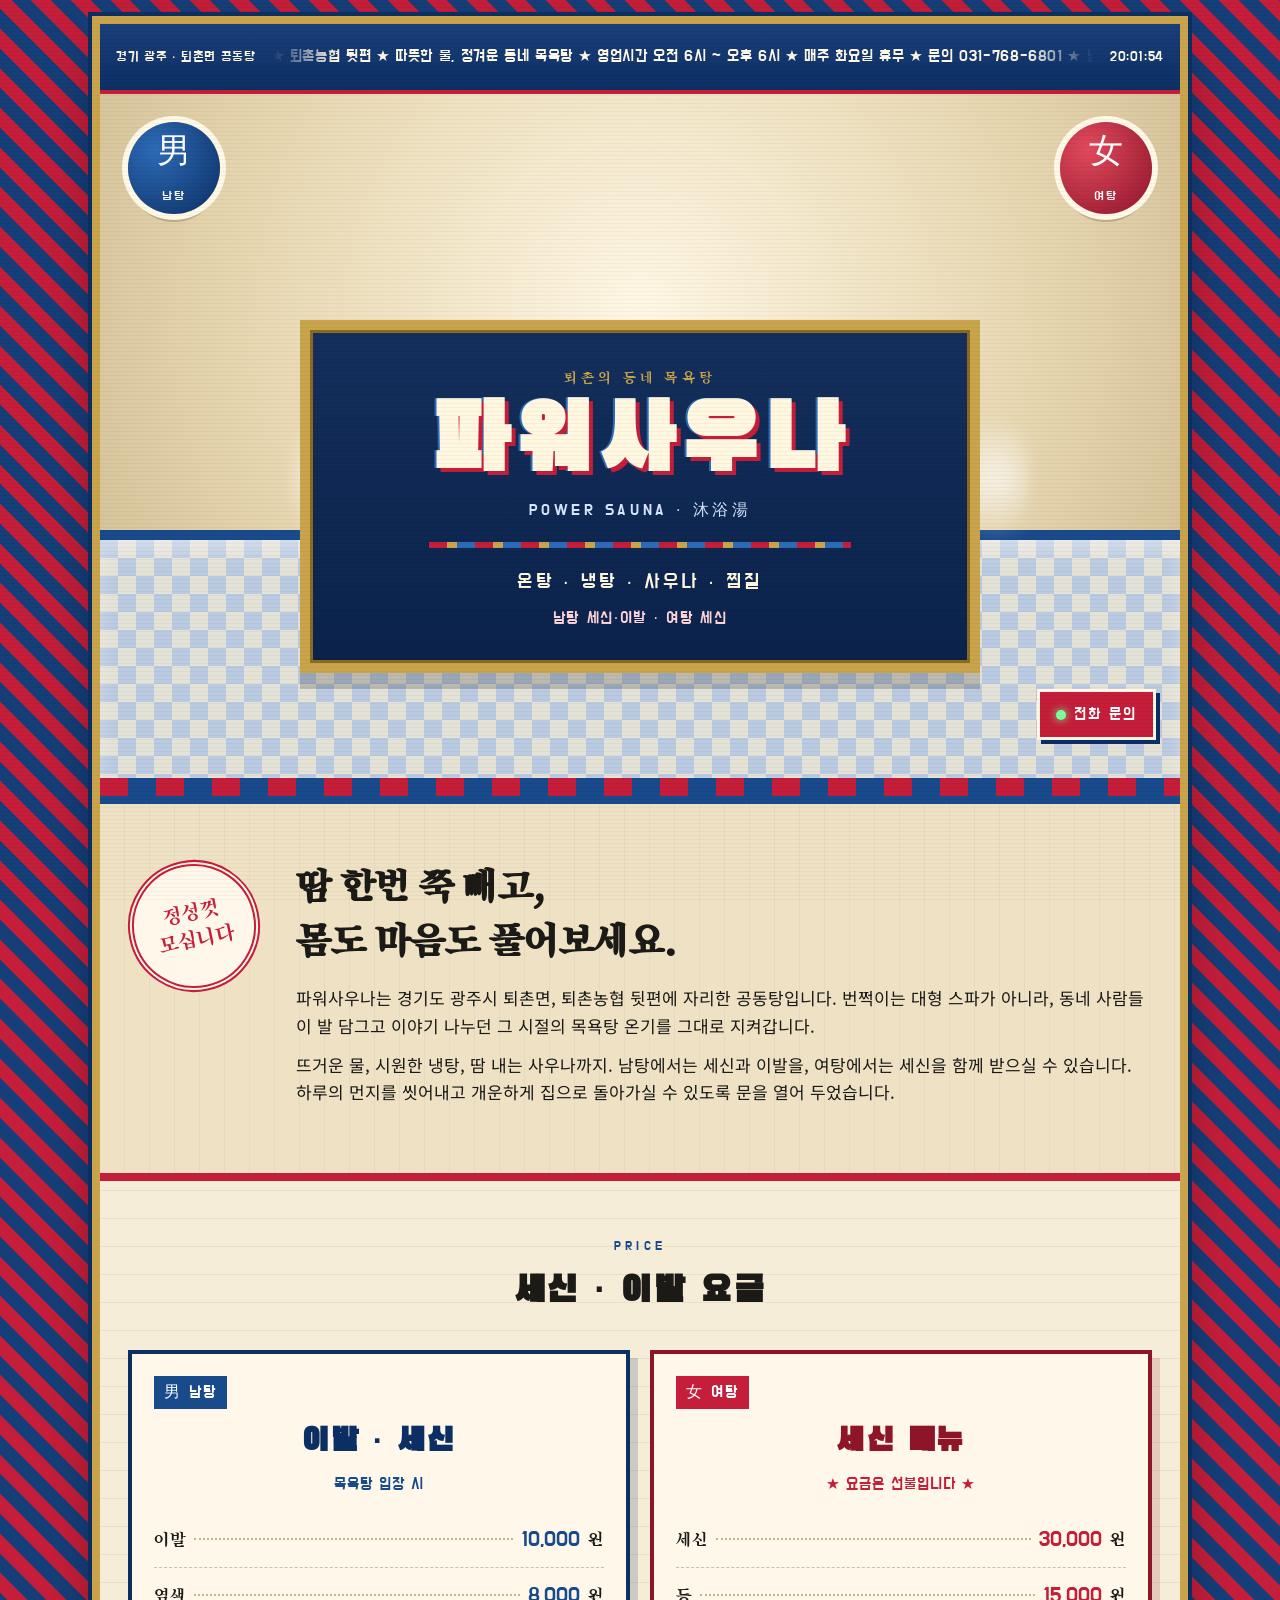
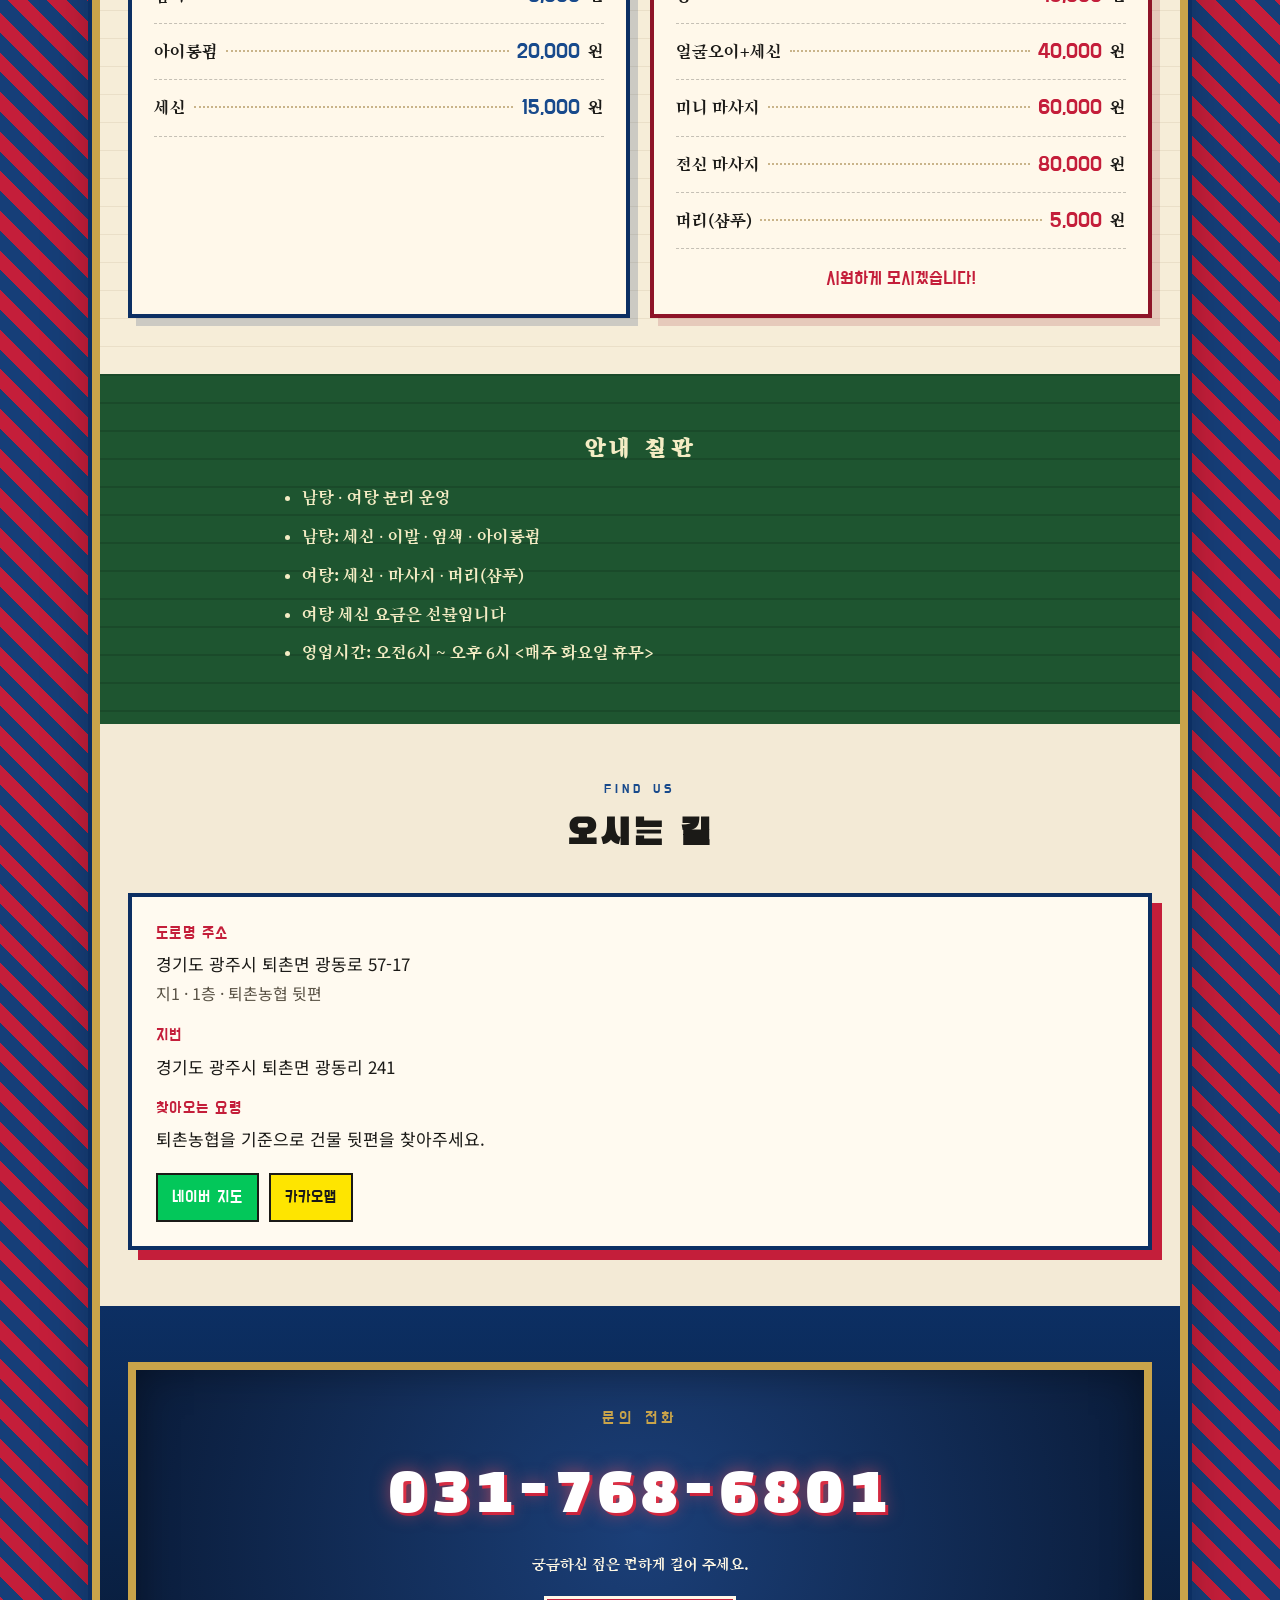
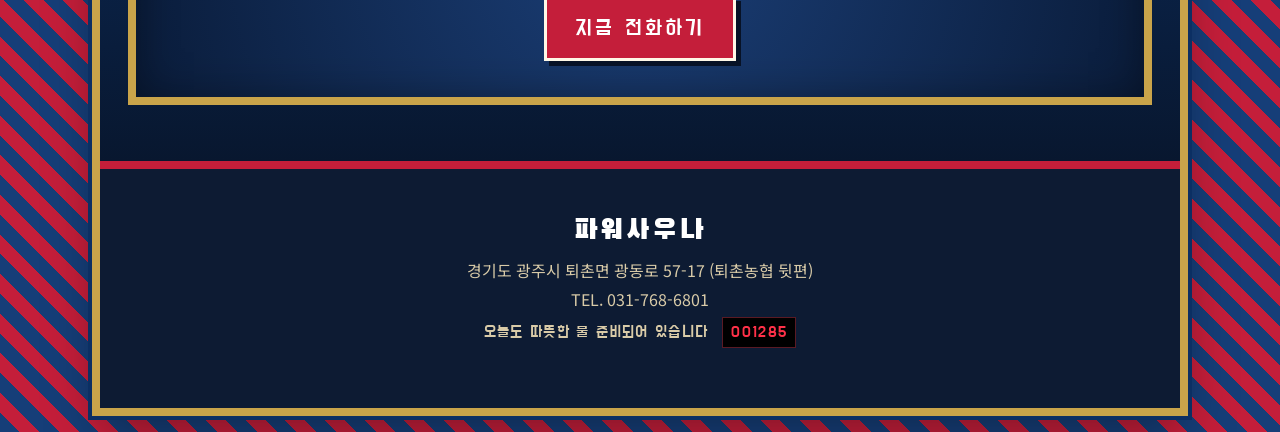
<file: index.html>
<!DOCTYPE html>
<html lang="ko">
  <head>
    <meta charset="UTF-8" />
    <meta name="viewport" content="width=device-width, initial-scale=1.0" />
    <title>파워사우나 · 경기 광주 퇴촌 목욕탕</title>
    <meta
      name="description"
      content="경기도 광주시 퇴촌면 광동로 57-17, 퇴촌농협 뒷편 파워사우나. 정겨운 동네 목욕탕. 문의 031-768-6801"
    />
    <link rel="preconnect" href="https://fonts.googleapis.com" />
    <link rel="preconnect" href="https://fonts.gstatic.com" crossorigin />
    <link
      href="https://fonts.googleapis.com/css2?family=Black+Han+Sans&family=Do+Hyeon&family=Song+Myung&family=Noto+Sans+KR:wght@400;500;700&display=swap"
      rel="stylesheet"
    />
    <link rel="stylesheet" href="css/style.css" />
  </head>
  <body>
    <div class="scanlines" aria-hidden="true"></div>
    <div class="page-frame">
      <header class="topbar">
        <p class="topbar__left">경기 광주 · 퇴촌면 공동탕</p>
        <p class="topbar__marquee" aria-label="안내">
          <span class="topbar__track">
            <span>★ 퇴촌농협 뒷편 ★ 따뜻한 물, 정겨운 동네 목욕탕 ★ 영업시간 오전 6시 ~ 오후 6시 ★ 매주 화요일 휴무 ★ 문의 031-768-6801 ★ 남탕 · 여탕 세신 운영 ★&nbsp;</span>
            <span>★ 퇴촌농협 뒷편 ★ 따뜻한 물, 정겨운 동네 목욕탕 ★ 영업시간 오전 6시 ~ 오후 6시 ★ 매주 화요일 휴무 ★ 문의 031-768-6801 ★ 남탕 · 여탕 세신 운영 ★&nbsp;</span>
          </span>
        </p>
        <p class="topbar__clock" id="clock">--:--:--</p>
      </header>

      <section class="hero">
        <div class="hero__tiles" aria-hidden="true"></div>
        <div class="hero__steam" aria-hidden="true">
          <span></span><span></span><span></span><span></span>
        </div>

        <nav class="gender-signs" aria-label="남탕 여탕">
          <div class="sign sign--men">
            <span class="sign__han">男</span>
            <span class="sign__ko">남탕</span>
          </div>
          <div class="sign sign--women">
            <span class="sign__han">女</span>
            <span class="sign__ko">여탕</span>
          </div>
        </nav>

        <div class="board">
          <div class="board__brass">
            <p class="board__est">퇴촌의 동네 목욕탕</p>
            <h1 class="board__title">파워사우나</h1>
            <p class="board__sub">POWER SAUNA · 沐浴湯</p>
            <div class="board__divider"></div>
            <p class="board__tag">온탕 · 냉탕 · 사우나 · 찜질</p>
            <p class="board__tag board__tag--sub">남탕 세신·이발 · 여탕 세신</p>
          </div>
        </div>

        <a class="open-badge" href="tel:0317686801">
          <span class="open-badge__dot"></span>
          전화 문의
        </a>
      </section>

      <section class="intro" id="intro">
        <div class="intro__stamp">정성껏<br />모십니다</div>
        <div class="intro__copy">
          <h2>땀 한번 쭉 빼고,<br />몸도 마음도 풀어보세요.</h2>
          <p>
            파워사우나는 경기도 광주시 퇴촌면, 퇴촌농협 뒷편에 자리한 공동탕입니다.
            번쩍이는 대형 스파가 아니라, 동네 사람들이 발 담그고 이야기 나누던
            그 시절의 목욕탕 온기를 그대로 지켜갑니다.
          </p>
          <p>
            뜨거운 물, 시원한 냉탕, 땀 내는 사우나까지. 남탕에서는 세신과 이발을,
            여탕에서는 세신을 함께 받으실 수 있습니다. 하루의 먼지를 씻어내고
            개운하게 집으로 돌아가실 수 있도록 문을 열어 두었습니다.
          </p>
        </div>
      </section>

      <!-- <section class="facilities" id="facilities">
        <header class="section-head">
          <span class="section-head__en">FACILITIES</span>
          <h2>탕 안 풍경</h2>
        </header>
        <ul class="facility-grid">
          <li class="facility facility--blue">
            <span class="facility__icon" aria-hidden="true">♨</span>
            <h3>온탕</h3>
            <p>어깨까지 잠기는 따뜻한 물. 뼈마디가 풀리는 그 온도.</p>
          </li>
          <li class="facility facility--red">
            <span class="facility__icon" aria-hidden="true">❄</span>
            <h3>냉탕</h3>
            <p>뜨겁게 달군 몸을 단숨에 깨우는 시원한 한 방.</p>
          </li>
          <li class="facility facility--blue">
            <span class="facility__icon" aria-hidden="true">♨</span>
            <h3>사우나</h3>
            <p>김이 서리는 방 안에서 하루의 피로를 털어냅니다.</p>
          </li>
          <li class="facility facility--red">
            <span class="facility__icon" aria-hidden="true">◆</span>
            <h3>찜질 · 발한</h3>
            <p>땀이 송글송글. 몸속까지 덥히는 조용한 휴식.</p>
          </li>
        </ul>
      </section> -->

      <section class="menus" id="menus">
        <header class="section-head">
          <span class="section-head__en">PRICE</span>
          <h2>세신 · 이발 요금</h2>
        </header>

        <div class="menu-pair">
          <article class="menu-board menu-board--men">
            <div class="menu-board__badge">男 남탕</div>
            <h3>이발 · 세신</h3>
            <p class="menu-board__note">목욕탕 입장 시</p>
            <ul>
              <li><span>이발</span><span class="dots"></span><strong>10,000</strong>원</li>
              <li><span>염색</span><span class="dots"></span><strong>8,000</strong>원</li>
              <li><span>아이롱펌</span><span class="dots"></span><strong>20,000</strong>원</li>
              <li><span>세신</span><span class="dots"></span><strong>15,000</strong>원</li>
            </ul>
          </article>

          <article class="menu-board menu-board--women">
            <div class="menu-board__badge">女 여탕</div>
            <h3>세신 메뉴</h3>
            <p class="menu-board__note">★ 요금은 선불입니다 ★</p>
            <ul>
              <li><span>세신</span><span class="dots"></span><strong>30,000</strong>원</li>
              <li><span>등</span><span class="dots"></span><strong>15,000</strong>원</li>
              <li><span>얼굴오이+세신</span><span class="dots"></span><strong>40,000</strong>원</li>
              <li><span>미니 마사지</span><span class="dots"></span><strong>60,000</strong>원</li>
              <li><span>전신 마사지</span><span class="dots"></span><strong>80,000</strong>원</li>
              <li><span>머리(샴푸)</span><span class="dots"></span><strong>5,000</strong>원</li>
            </ul>
            <p class="menu-board__speech">시원하게 모시겠습니다!</p>
          </article>
        </div>
      </section>

      <section class="notice">
        <div class="notice__inner">
          <h2>안내 칠판</h2>
          <ul>
            <li>남탕 · 여탕 분리 운영</li>
            <li>남탕: 세신 · 이발 · 염색 · 아이롱펌</li>
            <li>여탕: 세신 · 마사지 · 머리(샴푸)</li>
            <li>여탕 세신 요금은 선불입니다</li>
            <li>영업시간: 오전6시 ~ 오후 6시 <매주 화요일 휴무></li>
          </ul>
        </div>
      </section>

      <section class="location" id="location">
        <header class="section-head">
          <span class="section-head__en">FIND US</span>
          <h2>오시는 길</h2>
        </header>

        <div class="location__card">
          <div class="location__info">
            <p class="location__label">도로명 주소</p>
            <p class="location__value">경기도 광주시 퇴촌면 광동로 57-17</p>
            <p class="location__hint">지1 · 1층 · 퇴촌농협 뒷편</p>

            <p class="location__label">지번</p>
            <p class="location__value">경기도 광주시 퇴촌면 광동리 241</p>

            <p class="location__label">찾아오는 요령</p>
            <p class="location__value">퇴촌농협을 기준으로 건물 뒷편을 찾아주세요.</p>

            <div class="location__links">
              <a
                class="map-btn map-btn--naver"
                href="https://map.naver.com/p/search/%EA%B2%BD%EA%B8%B0%EB%8F%84%20%EA%B4%91%EC%A3%BC%EC%8B%9C%20%ED%87%B4%EC%B4%8C%EB%A9%B4%20%EA%B4%91%EB%8F%99%EB%A1%9C%2057-17"
                target="_blank"
                rel="noopener noreferrer"
                >네이버 지도</a
              >
              <a
                class="map-btn map-btn--kakao"
                href="https://map.kakao.com/?q=%EA%B2%BD%EA%B8%B0%EB%8F%84%20%EA%B4%91%EC%A3%BC%EC%8B%9C%20%ED%87%B4%EC%B4%8C%EB%A9%B4%20%EA%B4%91%EB%8F%99%EB%A1%9C%2057-17"
                target="_blank"
                rel="noopener noreferrer"
                >카카오맵</a
              >
            </div>
          </div>
          <div class="location__map">
            <iframe
              title="파워사우나 위치 지도"
              src="https://maps.google.com/maps?q=%EA%B2%BD%EA%B8%B0%EB%8F%84%20%EA%B4%91%EC%A3%BC%EC%8B%9C%20%ED%87%B4%EC%B4%8C%EB%A9%B4%20%EA%B4%91%EB%8F%99%EB%A1%9C%2057-17%20%ED%8C%8C%EC%9B%8C%EC%82%AC%EC%9A%B0%EB%82%98&hl=ko&z=16&output=embed"
              loading="lazy"
              referrerpolicy="no-referrer-when-downgrade"
            ></iframe>
          </div>
        </div>
      </section>

      <section class="contact" id="contact">
        <div class="phone-box">
          <p class="phone-box__label">문의 전화</p>
          <a class="phone-box__number" href="tel:0317686801">031-768-6801</a>
          <p class="phone-box__note">궁금하신 점은 편하게 걸어 주세요.</p>
          <a class="cta" href="tel:0317686801">지금 전화하기</a>
        </div>
      </section>

      <footer class="footer">
        <p class="footer__brand">파워사우나</p>
        <p>경기도 광주시 퇴촌면 광동로 57-17 (퇴촌농협 뒷편)</p>
        <p>TEL. 031-768-6801</p>
        <p class="footer__counter">
          오늘도 따뜻한 물 준비되어 있습니다
          <span id="counter">000001</span>
        </p>
      </footer>
    </div>
    <script src="js/main.js"></script>
  </body>
</html>
</file>
<file: css/style.css>
:root {
  --blue: #184a8c;
  --blue-deep: #0c2f63;
  --blue-bright: #2d6bb8;
  --red: #c41e3a;
  --red-deep: #8e1428;
  --cream: #f3ead6;
  --paper: #efe2c4;
  --ink: #1b1a17;
  --brass: #c9a44a;
  --brass-dark: #8a6b24;
  --tile: #dce8f4;
}

*,
*::before,
*::after {
  box-sizing: border-box;
}

html {
  scroll-behavior: smooth;
}

body {
  margin: 0;
  color: var(--ink);
  background:
    repeating-linear-gradient(
      45deg,
      #163e78 0 14px,
      #c41e3a 14px 28px
    );
  font-family: "Noto Sans KR", sans-serif;
  line-height: 1.6;
}

.scanlines {
  pointer-events: none;
  position: fixed;
  inset: 0;
  z-index: 20;
  background: repeating-linear-gradient(
    to bottom,
    transparent 0 3px,
    rgba(0, 0, 0, 0.035) 3px 4px
  );
}

.page-frame {
  max-width: 1080px;
  margin: 24px auto;
  background: var(--cream);
  box-shadow:
    0 0 0 8px var(--brass),
    0 0 0 12px var(--blue-deep),
    0 24px 50px rgba(0, 0, 0, 0.35);
  position: relative;
  overflow: hidden;
}

.topbar {
  display: grid;
  grid-template-columns: auto 1fr auto;
  gap: 16px;
  align-items: center;
  background: linear-gradient(#1a3f7a, var(--blue-deep));
  color: #fff8e7;
  padding: 8px 16px;
  font-family: "Do Hyeon", sans-serif;
  letter-spacing: 0.04em;
  border-bottom: 4px solid var(--red);
}

.topbar__left,
.topbar__clock {
  white-space: nowrap;
  font-size: 14px;
}

.topbar__marquee {
  overflow: hidden;
  margin: 0;
  mask-image: linear-gradient(90deg, transparent, #000 8%, #000 92%, transparent);
}

.topbar__track {
  display: inline-flex;
  white-space: nowrap;
  animation: ticker 22s linear infinite;
}

@keyframes ticker {
  from {
    transform: translateX(0);
  }
  to {
    transform: translateX(-50%);
  }
}

.hero {
  position: relative;
  min-height: 78vh;
  display: grid;
  place-items: center;
  padding: 48px 20px 64px;
  overflow: hidden;
  background: radial-gradient(circle at 50% 30%, #fff7e4 0%, #e7d7b0 55%, #c9b48a 100%);
}

.hero__tiles {
  position: absolute;
  inset: auto 0 0;
  height: 38%;
  background:
    linear-gradient(rgba(12, 47, 99, 0.08), rgba(12, 47, 99, 0.08)),
    repeating-conic-gradient(#f7f1e2 0% 25%, #c9d8ec 0% 50%) 0 0 / 36px 36px;
  border-top: 10px solid var(--blue);
  box-shadow: inset 0 12px 18px rgba(255, 255, 255, 0.35);
}

.hero__tiles::after {
  content: "";
  position: absolute;
  left: 0;
  right: 0;
  bottom: 0;
  height: 18px;
  background: repeating-linear-gradient(
    90deg,
    var(--red) 0 28px,
    var(--blue) 28px 56px
  );
}

.hero__steam span {
  position: absolute;
  bottom: 34%;
  width: 70px;
  height: 160px;
  border-radius: 50%;
  background: radial-gradient(circle, rgba(255, 255, 255, 0.7), transparent 70%);
  filter: blur(8px);
  animation: steam 7s ease-in-out infinite;
}

.hero__steam span:nth-child(1) {
  left: 18%;
  animation-delay: 0s;
}
.hero__steam span:nth-child(2) {
  left: 38%;
  animation-delay: 1.4s;
}
.hero__steam span:nth-child(3) {
  right: 32%;
  animation-delay: 2.2s;
}
.hero__steam span:nth-child(4) {
  right: 14%;
  animation-delay: 0.8s;
}

@keyframes steam {
  0% {
    transform: translateY(20px) scale(0.8);
    opacity: 0.15;
  }
  50% {
    opacity: 0.55;
  }
  100% {
    transform: translateY(-90px) scale(1.2);
    opacity: 0;
  }
}

.gender-signs {
  position: absolute;
  top: 28px;
  left: 0;
  right: 0;
  display: flex;
  justify-content: space-between;
  padding: 0 28px;
  pointer-events: none;
}

.sign {
  width: 92px;
  height: 92px;
  border-radius: 50%;
  display: grid;
  place-items: center;
  color: #fff;
  box-shadow:
    0 0 0 6px #fff8e7,
    0 8px 0 rgba(0, 0, 0, 0.18);
  text-align: center;
  line-height: 1.05;
}

.sign--men {
  background: radial-gradient(circle at 30% 30%, var(--blue-bright), var(--blue-deep));
}

.sign--women {
  background: radial-gradient(circle at 30% 30%, #e24a5e, var(--red-deep));
}

.sign__han {
  font-family: "Song Myung", serif;
  font-size: 34px;
  display: block;
}

.sign__ko {
  font-family: "Do Hyeon", sans-serif;
  font-size: 13px;
  letter-spacing: 0.12em;
}

.board {
  position: relative;
  z-index: 1;
  width: min(680px, 100%);
}

.board__brass {
  background: linear-gradient(#142f5c, #0b234b);
  color: #fff7df;
  text-align: center;
  padding: 36px 28px 32px;
  border: 10px solid var(--brass);
  box-shadow:
    inset 0 0 0 3px var(--brass-dark),
    0 16px 0 rgba(0, 0, 0, 0.18);
}

.board__est {
  margin: 0 0 8px;
  font-family: "Song Myung", serif;
  letter-spacing: 0.28em;
  font-size: 15px;
  color: var(--brass);
}

.board__title {
  margin: 0;
  font-family: "Black Han Sans", sans-serif;
  font-size: clamp(52px, 10vw, 92px);
  letter-spacing: 0.08em;
  text-shadow:
    4px 4px 0 var(--red),
    -2px 0 0 var(--blue-bright);
  line-height: 1;
}

.board__sub {
  margin: 8px 0 0;
  font-family: "Do Hyeon", sans-serif;
  letter-spacing: 0.22em;
  color: #d7e6ff;
}

.board__divider {
  height: 6px;
  margin: 18px auto;
  width: 70%;
  background: repeating-linear-gradient(
    90deg,
    var(--red) 0 18px,
    var(--brass) 18px 28px,
    var(--blue-bright) 28px 46px
  );
}

.board__tag {
  margin: 0;
  font-family: "Do Hyeon", sans-serif;
  font-size: 20px;
  letter-spacing: 0.16em;
}

.open-badge {
  position: absolute;
  right: 24px;
  bottom: 56px;
  z-index: 2;
  display: inline-flex;
  align-items: center;
  gap: 8px;
  background: var(--red);
  color: #fff;
  text-decoration: none;
  font-family: "Do Hyeon", sans-serif;
  letter-spacing: 0.12em;
  padding: 10px 16px;
  border: 3px solid #fff8e7;
  box-shadow: 4px 4px 0 var(--blue-deep);
}

.open-badge__dot {
  width: 10px;
  height: 10px;
  border-radius: 50%;
  background: #7cff9a;
  box-shadow: 0 0 8px #7cff9a;
  animation: blink 1.2s steps(2) infinite;
}

@keyframes blink {
  50% {
    opacity: 0.25;
  }
}

.intro,
.facilities,
.menus,
.notice,
.location,
.contact,
.footer {
  padding: 56px 28px;
}

.board__tag--sub {
  margin-top: 8px;
  font-size: 16px;
  letter-spacing: 0.1em;
  color: #ffd4d8;
}

.menus {
  background:
    repeating-linear-gradient(
      0deg,
      #f6edd8 0 27px,
      #eadfc8 27px 28px
    );
}

.menu-pair {
  display: grid;
  grid-template-columns: 1fr 1fr;
  gap: 20px;
}

.menu-board {
  background: #fff8ea;
  border: 4px solid var(--blue-deep);
  padding: 22px 22px 20px;
  box-shadow: 8px 8px 0 rgba(12, 47, 99, 0.18);
  position: relative;
}

.menu-board--women {
  border-color: var(--red-deep);
  box-shadow: 8px 8px 0 rgba(142, 20, 40, 0.16);
}

.menu-board__badge {
  display: inline-block;
  font-family: "Do Hyeon", sans-serif;
  letter-spacing: 0.12em;
  color: #fff;
  background: var(--blue);
  padding: 4px 10px;
  margin-bottom: 8px;
}

.menu-board--women .menu-board__badge {
  background: var(--red);
}

.menu-board h3 {
  margin: 0 0 4px;
  font-family: "Black Han Sans", sans-serif;
  font-size: 32px;
  letter-spacing: 0.08em;
  text-align: center;
}

.menu-board--men h3 {
  color: var(--blue-deep);
}

.menu-board--women h3 {
  color: var(--red-deep);
}

.menu-board__note {
  margin: 0 0 14px;
  text-align: center;
  font-family: "Do Hyeon", sans-serif;
  color: var(--red);
  letter-spacing: 0.06em;
}

.menu-board--men .menu-board__note {
  color: var(--blue);
}

.menu-board ul {
  list-style: none;
  margin: 0;
  padding: 0;
}

.menu-board li {
  display: flex;
  align-items: baseline;
  gap: 8px;
  padding: 10px 0;
  border-bottom: 1px dashed rgba(27, 26, 23, 0.25);
  font-family: "Song Myung", serif;
  font-size: 18px;
}

.menu-board .dots {
  flex: 1;
  border-bottom: 2px dotted #c9b48a;
  transform: translateY(-6px);
}

.menu-board strong {
  font-family: "Do Hyeon", sans-serif;
  font-size: 22px;
  color: var(--red);
  font-weight: 400;
}

.menu-board--men strong {
  color: var(--blue);
}

.menu-board__speech {
  margin: 16px 0 0;
  text-align: center;
  font-family: "Do Hyeon", sans-serif;
  font-size: 18px;
  color: var(--red);
}

.intro {
  display: grid;
  grid-template-columns: 140px 1fr;
  gap: 28px;
  align-items: start;
  background:
    repeating-linear-gradient(
      90deg,
      transparent 0 24px,
      rgba(24, 74, 140, 0.05) 24px 25px
    ),
    var(--paper);
  border-top: 8px solid var(--blue);
  border-bottom: 8px solid var(--red);
}

.intro__stamp {
  width: 132px;
  height: 132px;
  border: 6px double var(--red);
  border-radius: 50%;
  display: grid;
  place-items: center;
  text-align: center;
  color: var(--red);
  font-family: "Song Myung", serif;
  font-size: 22px;
  line-height: 1.25;
  transform: rotate(-12deg);
  background: #fff8ea;
}

.intro h2 {
  margin: 0 0 16px;
  font-family: "Song Myung", serif;
  font-size: clamp(28px, 4vw, 40px);
  line-height: 1.35;
}

.intro p {
  margin: 0 0 12px;
  font-size: 17px;
}

.section-head {
  text-align: center;
  margin-bottom: 28px;
}

.section-head__en {
  display: block;
  font-family: "Do Hyeon", sans-serif;
  letter-spacing: 0.32em;
  color: var(--blue);
  font-size: 13px;
}

.section-head h2 {
  margin: 6px 0 0;
  font-family: "Black Han Sans", sans-serif;
  font-size: 36px;
  letter-spacing: 0.08em;
}

.facilities {
  background: #f7f0de;
}

.facility-grid {
  list-style: none;
  margin: 0;
  padding: 0;
  display: grid;
  grid-template-columns: repeat(4, 1fr);
  gap: 16px;
}

.facility {
  background: #fffaf0;
  padding: 22px 18px;
  border: 3px solid var(--blue);
  box-shadow: 6px 6px 0 rgba(24, 74, 140, 0.18);
}

.facility--red {
  border-color: var(--red);
  box-shadow: 6px 6px 0 rgba(196, 30, 58, 0.16);
}

.facility h3 {
  margin: 8px 0;
  font-family: "Do Hyeon", sans-serif;
  font-size: 24px;
}

.facility p {
  margin: 0;
  font-size: 15px;
}

.facility__icon {
  font-size: 28px;
  color: var(--blue);
}

.facility--red .facility__icon {
  color: var(--red);
}

.notice {
  background:
    repeating-linear-gradient(#1a4a2a 0 2px, #1e5530 2px 28px);
  color: #f4ecc4;
}

.notice__inner {
  max-width: 720px;
  margin: 0 auto;
  font-family: "Song Myung", serif;
}

.notice h2 {
  margin: 0 0 16px;
  text-align: center;
  letter-spacing: 0.2em;
}

.notice ul {
  margin: 0;
  padding-left: 22px;
  font-size: 18px;
}

.notice li + li {
  margin-top: 10px;
}

.location {
  background: var(--cream);
}

.location__card {
  display: grid;
  grid-template-columns: 0.9fr 1.1fr;
  gap: 20px;
  background: #fffaf0;
  border: 4px solid var(--blue-deep);
  box-shadow: 10px 10px 0 var(--red);
}

.location__info {
  padding: 24px;
}

.location__label {
  margin: 16px 0 4px;
  font-family: "Do Hyeon", sans-serif;
  color: var(--red);
  letter-spacing: 0.08em;
}

.location__label:first-child {
  margin-top: 0;
}

.location__value {
  margin: 0;
  font-size: 17px;
}

.location__hint {
  margin: 4px 0 0;
  color: #5a5346;
}

.location__links {
  display: flex;
  gap: 10px;
  margin-top: 20px;
}

.map-btn {
  text-decoration: none;
  padding: 10px 14px;
  font-family: "Do Hyeon", sans-serif;
  letter-spacing: 0.06em;
  border: 2px solid var(--ink);
}

.map-btn--naver {
  background: #03c75a;
  color: #fff;
}

.map-btn--kakao {
  background: #fee500;
  color: #191919;
}

.location__map iframe {
  width: 100%;
  height: 100%;
  min-height: 320px;
  border: 0;
  display: block;
}

.contact {
  background: linear-gradient(180deg, var(--blue-deep), #08172f);
  text-align: center;
}

.phone-box {
  border: 8px solid var(--brass);
  padding: 36px 20px;
  background: radial-gradient(circle, #1b3f78, #0a1c3a);
  color: #fff8e4;
  box-shadow: inset 0 0 40px rgba(0, 0, 0, 0.35);
}

.phone-box__label {
  margin: 0;
  font-family: "Do Hyeon", sans-serif;
  letter-spacing: 0.28em;
  color: var(--brass);
}

.phone-box__number {
  display: inline-block;
  margin: 10px 0 8px;
  color: #fff;
  text-decoration: none;
  font-family: "Black Han Sans", sans-serif;
  font-size: clamp(36px, 8vw, 64px);
  letter-spacing: 0.08em;
  text-shadow: 0 0 18px rgba(255, 80, 90, 0.55), 3px 3px 0 var(--red);
}

.phone-box__note {
  margin: 0 0 18px;
  font-family: "Song Myung", serif;
}

.cta {
  display: inline-block;
  background: var(--red);
  color: #fff;
  text-decoration: none;
  font-family: "Do Hyeon", sans-serif;
  font-size: 22px;
  letter-spacing: 0.14em;
  padding: 12px 28px;
  border: 3px solid #fff8e7;
  box-shadow: 5px 5px 0 #071226;
}

.footer {
  background: #0d1b33;
  color: #d9cba8;
  text-align: center;
  border-top: 8px solid var(--red);
  padding-top: 36px;
}

.footer__brand {
  margin: 0 0 8px;
  font-family: "Black Han Sans", sans-serif;
  font-size: 28px;
  color: #fff;
  letter-spacing: 0.12em;
}

.footer p {
  margin: 4px 0;
}

.footer__counter {
  margin-top: 16px;
  font-family: "Do Hyeon", sans-serif;
  letter-spacing: 0.08em;
}

.footer__counter span {
  display: inline-block;
  margin-left: 8px;
  padding: 2px 8px;
  background: #000;
  color: #ff3148;
  font-variant-numeric: tabular-nums;
  border: 1px solid #5a1a24;
}

@media (max-width: 860px) {
  .topbar {
    grid-template-columns: 1fr auto;
  }

  .topbar__left {
    display: none;
  }

  .intro,
  .facility-grid,
  .menu-pair,
  .location__card {
    grid-template-columns: 1fr;
  }

  .intro__stamp {
    margin: 0 auto;
  }

  .gender-signs {
    padding: 0 12px;
  }

  .sign {
    width: 72px;
    height: 72px;
  }

  .open-badge {
    right: 12px;
    bottom: 40px;
  }
}

@media (prefers-reduced-motion: reduce) {
  .topbar__track,
  .hero__steam span,
  .open-badge__dot {
    animation: none;
  }
}
</file>
